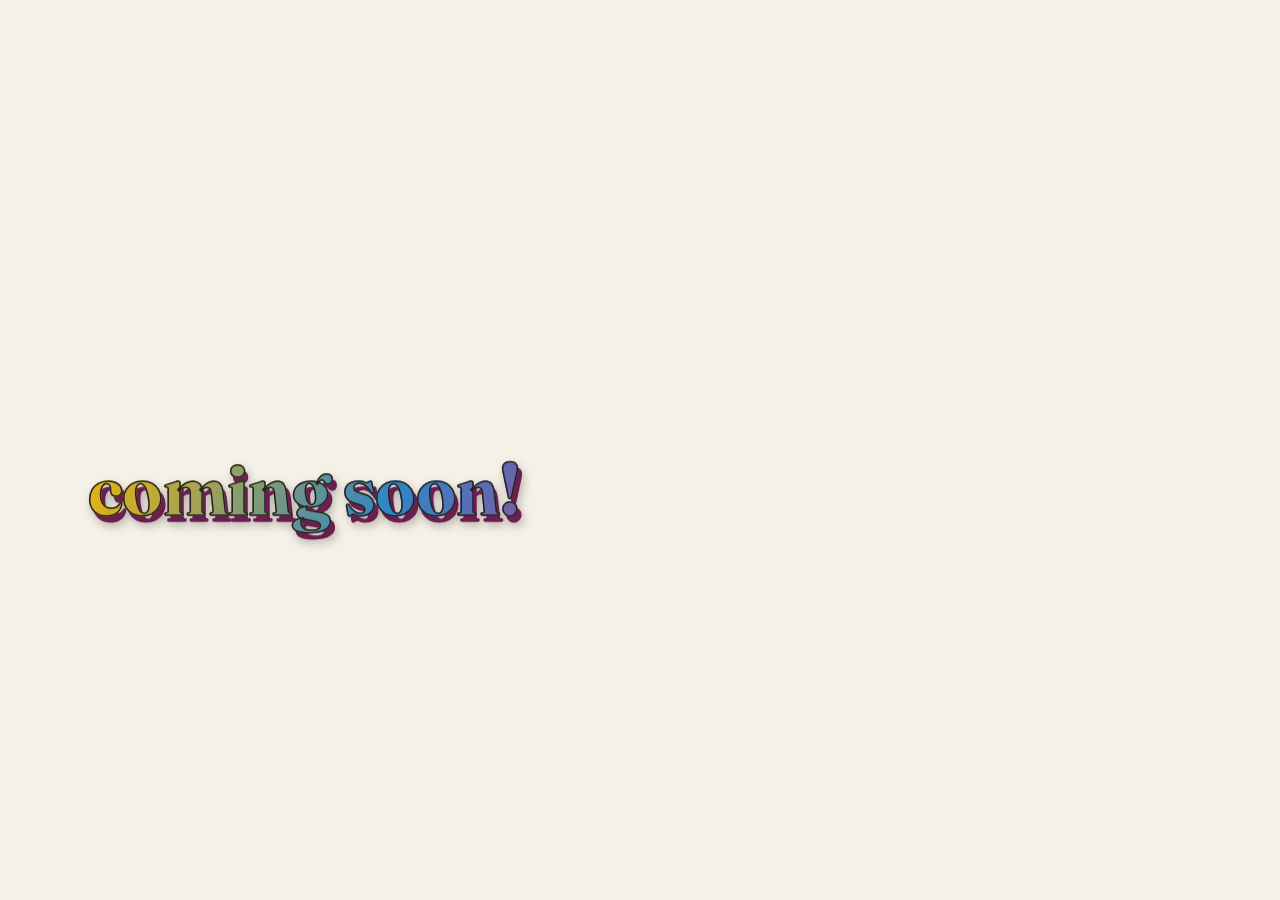
<file: index.html>
<!DOCTYPE html>
<html lang="en">
<head>
<meta charset="UTF-8">
<meta name="viewport" content="width=device-width, initial-scale=1.0">
<meta name="color-scheme" content="light dark">
<link rel="icon" href="data:image/svg+xml,<svg xmlns='http://www.w3.org/2000/svg' viewBox='0 0 100 100'><text y='.9em' font-size='90'>⏰</text></svg>">
<title>Jenni Conner</title>
<style>
  @import url('https://fonts.googleapis.com/css2?family=Fraunces:ital,opsz,wght@0,9..144,300..700&display=swap');

  :root {
    --bg: #f6f1e7;
    --stroke: #26201a;
    --c1: #e0217a; /* fuchsia */
    --c2: #f2b705; /* golden yellow */
    --c3: #2f86c9; /* cerulean */
    --depth: #6b1e4f;
  }

  @media (prefers-color-scheme: dark) {
    :root {
      --bg: #1c1812;
      --stroke: #f1e9da;
      --c1: #f04d97;
      --c2: #ffce3a;
      --c3: #4ea3e0;
      --depth: #8a3468;
    }
  }

  * { box-sizing: border-box; }

  html, body {
    height: 100%;
    margin: 0;
  }

  body {
    background: var(--bg);
    overflow: hidden;
    cursor: default;
  }

  #dvd {
    position: fixed;
    top: 0;
    left: 0;
    margin: 0;
    padding: 0;
    white-space: nowrap;
    font-family: 'Fraunces', serif;
    font-optical-sizing: auto;
    font-weight: 700;
    font-size: clamp(2rem, 7vw, 4.5rem);
    letter-spacing: -0.01em;
    will-change: transform;
    filter: drop-shadow(2px 4px 5px rgba(0, 0, 0, 0.25));
  }

  /* Solid offset back copy — a single clean duplicate behind the text,
     the way classic WordArt built its 3D look. */
  #dvd::before {
    content: attr(data-text);
    position: absolute;
    top: 0.09em;
    left: 0.05em;
    z-index: 0;
    color: var(--depth);
    -webkit-text-stroke: 1.5px var(--depth);
  }

  #dvd .front {
    position: relative;
    z-index: 1;
    background-image: linear-gradient(115deg, var(--grad-a, var(--c1)) 0%, var(--grad-b, var(--c2)) 50%, var(--grad-c, var(--c3)) 100%);
    background-size: 140% 140%;
    -webkit-background-clip: text;
    background-clip: text;
    color: transparent;
    -webkit-text-stroke: 1.5px var(--stroke);
    paint-order: stroke fill;
  }

  @media (prefers-reduced-motion: reduce) {
    #dvd {
      position: relative;
      display: block;
      text-align: center;
      margin-top: 42vh;
    }
  }
</style>
</head>
<body>
  <h1 id="dvd" data-text="coming soon!"><span class="front">coming soon!</span></h1>
  <script>
    const el = document.getElementById('dvd');
    const reduceMotion = window.matchMedia('(prefers-reduced-motion: reduce)').matches;

    // Palette permutations to cycle through on each wall hit, so the
    // gradient reshuffles like the DVD logo changing color.
    const palettes = [
      ['var(--c1)', 'var(--c2)', 'var(--c3)'],
      ['var(--c2)', 'var(--c3)', 'var(--c1)'],
      ['var(--c3)', 'var(--c1)', 'var(--c2)'],
      ['var(--c1)', 'var(--c3)', 'var(--c2)'],
      ['var(--c2)', 'var(--c1)', 'var(--c3)'],
      ['var(--c3)', 'var(--c2)', 'var(--c1)'],
    ];

    function cyclePalette() {
      const p = palettes[Math.floor(Math.random() * palettes.length)];
      el.style.setProperty('--grad-a', p[0]);
      el.style.setProperty('--grad-b', p[1]);
      el.style.setProperty('--grad-c', p[2]);
    }
    cyclePalette();

    if (!reduceMotion) {
      let x = Math.random() * (window.innerWidth * 0.5);
      let y = Math.random() * (window.innerHeight * 0.5);
      const speed = 2.4;
      let angle = Math.random() * Math.PI * 2;
      let vx = Math.cos(angle) * speed;
      let vy = Math.sin(angle) * speed;

      function bounds() {
        const rect = el.getBoundingClientRect();
        return {
          w: rect.width,
          h: rect.height,
          maxX: window.innerWidth - rect.width,
          maxY: window.innerHeight - rect.height,
        };
      }

      let b = bounds();
      window.addEventListener('resize', () => {
        b = bounds();
        x = Math.min(x, Math.max(0, b.maxX));
        y = Math.min(y, Math.max(0, b.maxY));
      });

      // Small random jitter added to the bounce angle, so it drifts unpredictably
      // like a real DVD logo instead of tracing the exact same path forever.
      function jitter(v) {
        return v + (Math.random() - 0.5) * 0.6;
      }

      function tick() {
        x += vx;
        y += vy;

        let hit = false;

        if (x <= 0) {
          x = 0;
          vx = Math.abs(jitter(vx));
          hit = true;
        } else if (x >= b.maxX) {
          x = b.maxX;
          vx = -Math.abs(jitter(vx));
          hit = true;
        }

        if (y <= 0) {
          y = 0;
          vy = Math.abs(jitter(vy));
          hit = true;
        } else if (y >= b.maxY) {
          y = b.maxY;
          vy = -Math.abs(jitter(vy));
          hit = true;
        }

        // Keep speed roughly constant even after jitter.
        const mag = Math.hypot(vx, vy) || speed;
        vx = (vx / mag) * speed;
        vy = (vy / mag) * speed;

        if (hit) cyclePalette();

        el.style.transform = `translate(${x}px, ${y}px)`;
        requestAnimationFrame(tick);
      }

      // Recompute bounds once layout/fonts settle, then start.
      requestAnimationFrame(() => {
        b = bounds();
        tick();
      });
    }
  </script>
</body>
</html>
</file>
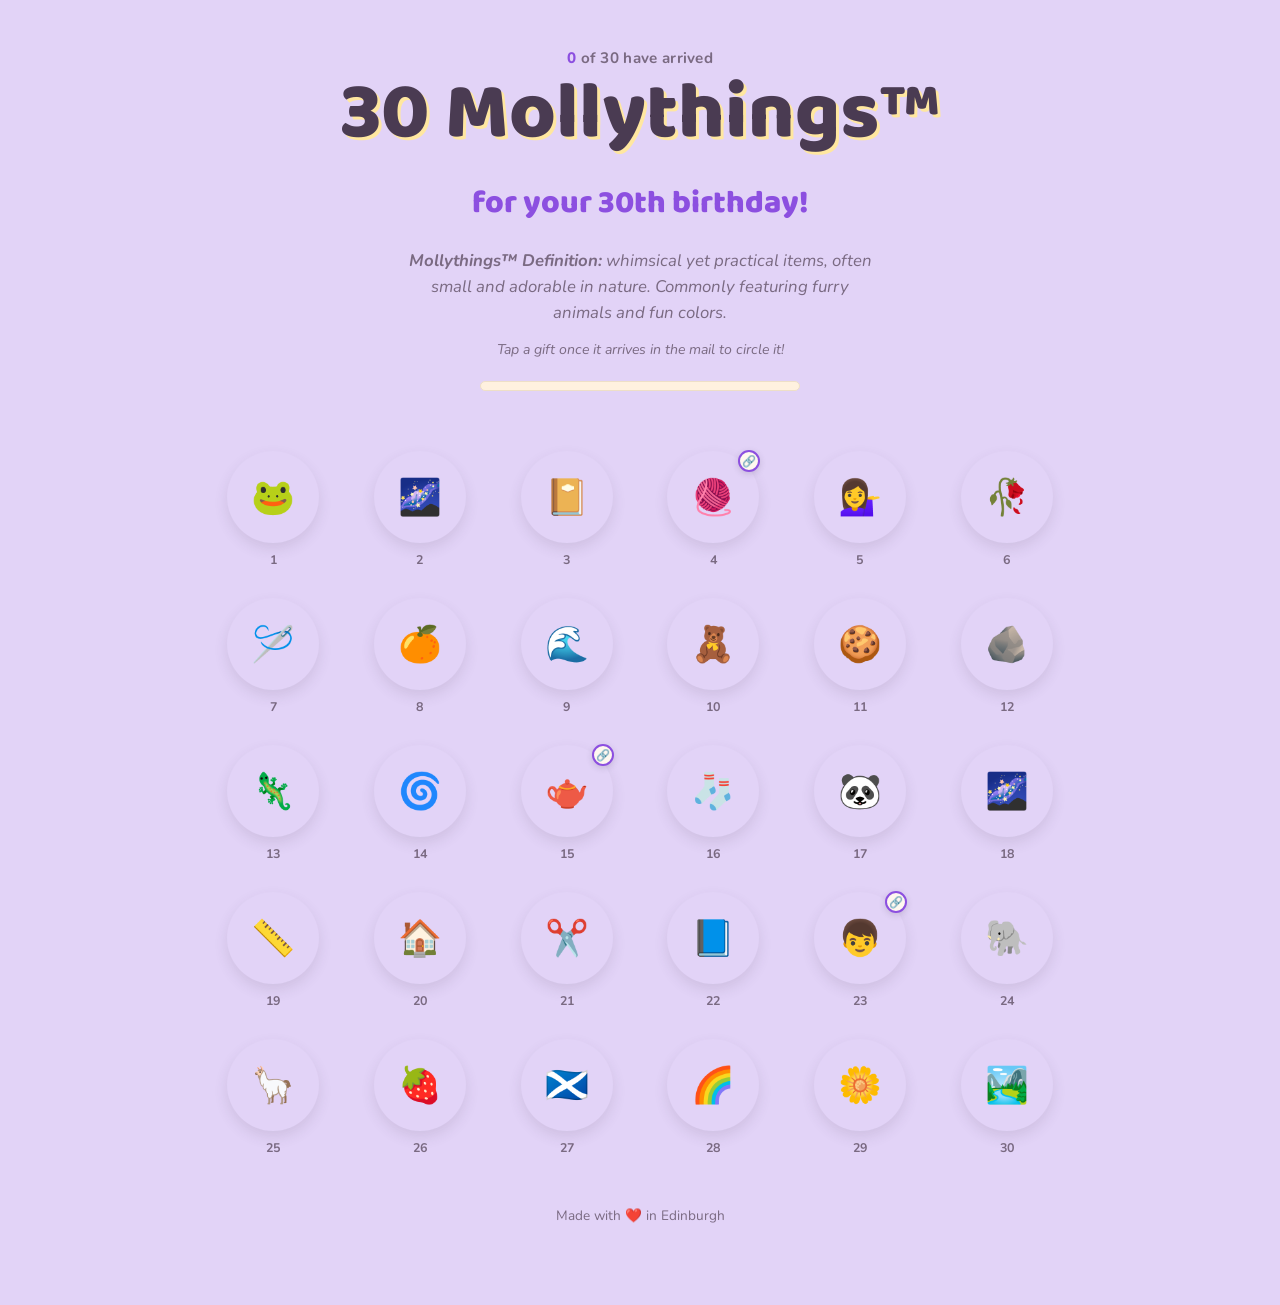
<file: mollythings/index.html>
<!DOCTYPE html>
<html lang="en">
<head>
<meta charset="UTF-8">
<meta name="viewport" content="width=device-width, initial-scale=1.0">
<title>30 Mollythings</title>
<link rel="icon" href="data:image/svg+xml,<svg xmlns=%22http://www.w3.org/2000/svg%22 viewBox=%220 0 100 100%22><text y=%22.9em%22 font-size=%2290%22>❤️</text></svg>">
<link rel="preconnect" href="https://fonts.googleapis.com">
<link href="https://fonts.googleapis.com/css2?family=Baloo+2:wght@500;700;800&family=Nunito:ital,wght@0,400;0,600;0,700;1,400;1,600&display=swap" rel="stylesheet">
<style>
  :root{
    --cream: #FFF8EF;
    --cream-2: #FFF1DF;
    --plum: #4A3B52;
    --plum-soft: #7A6A82;
    --blush: #FFD3DC;
    --mint: #BFEFDA;
    --butter: #FFE7A0;
    --lavender: #E2D3F7;
    --sky: #CFE8FA;
    --coral: #8C4FE0;
  }

  *{ box-sizing: border-box; }

  html, body{
    margin: 0;
    padding: 0;
    background: var(--cream);
    color: var(--plum);
    font-family: 'Nunito', sans-serif;
    overflow-x: hidden;
  }

  body{
    background: var(--lavender);
    min-height: 100vh;
  }

  .wrap{
    max-width: 900px;
    margin: 0 auto;
    padding: 48px 20px 80px;
  }

  header{
    text-align: center;
    margin-bottom: 8px;
  }

  .eyebrow-count{
    font-family: 'Nunito', sans-serif;
    font-weight: 700;
    font-size: 0.95rem;
    color: var(--plum-soft);
    letter-spacing: 0.02em;
    margin-bottom: 6px;
  }

  .eyebrow-count span{
    color: var(--coral);
    font-weight: 800;
  }

  h1{
    font-family: 'Baloo 2', cursive;
    font-weight: 800;
    font-size: clamp(2.6rem, 10vw, 5rem);
    line-height: 0.95;
    margin: 0.1em 0 0.25em;
    color: var(--plum);
    text-shadow: 3px 3px 0 var(--butter);
  }

  .subline{
    font-size: 0.4em;
    color: var(--coral);
    -webkit-text-stroke: 0;
    text-shadow: none;
    display: inline-block;
    margin-top: 0.15em;
  }

  .definition{
    max-width: 480px;
    margin: 0 auto;
    font-style: italic;
    font-size: 1.05rem;
    line-height: 1.55;
    color: var(--plum-soft);
  }

  .progress-track{
    max-width: 320px;
    margin: 22px auto 0;
    height: 10px;
    border-radius: 999px;
    background: var(--cream-2);
    border: 1.5px solid #EEDFC7;
    overflow: hidden;
  }

  .progress-fill{
    height: 100%;
    background: linear-gradient(90deg, var(--cream), var(--coral));
    border-radius: 999px;
    transition: width 0.5s cubic-bezier(.34,1.56,.64,1);
    width: 0%;
  }

  .field{
    margin-top: 60px;
    display: grid;
    grid-template-columns: repeat(auto-fill, minmax(96px, 1fr));
    gap: 22px 16px;
    align-items: start;
  }

  @media (min-width: 640px){
    .field{
      grid-template-columns: repeat(auto-fill, minmax(110px, 1fr));
      gap: 30px 20px;
    }
  }

  .item{
    position: relative;
    display: flex;
    flex-direction: column;
    align-items: center;
    cursor: pointer;
    background: none;
    border: none;
    padding: 0;
    font-family: inherit;
    animation: bob 5s ease-in-out infinite;
  }

  .item:nth-child(odd){ animation-duration: 6s; }
  .item:nth-child(3n){ animation-duration: 4.4s; }
  .item:nth-child(5n){ animation-delay: -1.2s; }
  .item:nth-child(7n){ animation-delay: -2.6s; }

  @keyframes bob{
    0%, 100% { transform: translateY(0) rotate(var(--tilt, 0deg)); }
    50% { transform: translateY(-8px) rotate(var(--tilt, 0deg)); }
  }

  .bubble{
    width: 78px;
    height: 78px;
    border-radius: 50%;
    display: flex;
    align-items: center;
    justify-content: center;
    font-size: 1.9rem;
    position: relative;
    box-shadow: 0 6px 14px rgba(74, 59, 82, 0.12);
    transition: transform 0.2s ease, box-shadow 0.2s ease;
    border: 3px solid transparent;
  }

  @media (min-width: 640px){
    .bubble{ width: 92px; height: 92px; font-size: 2.2rem; }
  }

  .item:hover .bubble{
    transform: scale(1.06);
    box-shadow: 0 8px 18px rgba(74, 59, 82, 0.18);
  }

  .item:focus-visible .bubble{
    outline: 3px solid var(--plum);
    outline-offset: 3px;
  }

  .number{
    margin-top: 8px;
    font-size: 0.78rem;
    font-weight: 700;
    color: var(--plum-soft);
  }

  .item.found .bubble{
    border-color: var(--coral);
    box-shadow: 0 0 0 4px rgba(255, 140, 116, 0.18), 0 6px 14px rgba(74, 59, 82, 0.12);
  }

  .item.found .number{
    color: var(--coral);
  }

  .item::after{
    content: attr(data-tooltip);
    position: absolute;
    bottom: 100%;
    left: 50%;
    transform: translateX(-50%) translateY(-4px);
    background: var(--plum);
    color: var(--cream);
    font-family: 'Nunito', sans-serif;
    font-size: 0.72rem;
    font-weight: 700;
    line-height: 1.3;
    padding: 7px 11px;
    border-radius: 10px;
    width: max-content;
    max-width: 180px;
    white-space: normal;
    text-align: center;
    opacity: 0;
    visibility: hidden;
    pointer-events: none;
    transition: opacity 0.15s ease, transform 0.15s ease;
    z-index: 15;
  }

  .item:hover::after,
  .item:focus-visible::after{
    opacity: 1;
    visibility: visible;
    transform: translateX(-50%) translateY(-9px);
  }

  .found-ring{
    position: absolute;
    inset: -8px;
    border-radius: 50%;
    border: 2.5px dashed var(--coral);
    opacity: 0;
    transform: scale(0.7);
    transition: opacity 0.3s ease, transform 0.35s cubic-bezier(.34,1.56,.64,1);
    pointer-events: none;
  }

  .item.found .found-ring{
    opacity: 1;
    transform: scale(1);
  }

  .link-badge{
    position: absolute;
    top: -4px;
    right: -4px;
    width: 22px;
    height: 22px;
    border-radius: 50%;
    background: var(--cream);
    border: 2px solid var(--coral);
    display: flex;
    align-items: center;
    justify-content: center;
    font-size: 0.7rem;
    text-decoration: none;
    box-shadow: 0 2px 6px rgba(74, 59, 82, 0.18);
    transition: transform 0.15s ease;
  }

  .link-badge:hover{
    transform: scale(1.15);
  }

  .placeholder-note{
    text-align: center;
    margin: 14px auto 0;
    font-size: 0.88rem;
    color: var(--plum-soft);
    font-style: italic;
  }

  footer{
    text-align: center;
    margin-top: 50px;
    font-size: 0.85rem;
    color: var(--plum-soft);
  }

  @media (prefers-reduced-motion: reduce){
    .item{ animation: none; }
  }

  .celebration{
    position: fixed;
    inset: 0;
    display: flex;
    align-items: center;
    justify-content: center;
    background: rgba(74, 59, 82, 0.28);
    opacity: 0;
    pointer-events: none;
    transition: opacity 0.35s ease;
    z-index: 20;
    padding: 20px;
  }

  .celebration.show{
    opacity: 1;
    pointer-events: auto;
  }

  .celebration-card{
    background: var(--cream);
    border-radius: 28px;
    padding: 40px 32px;
    text-align: center;
    max-width: 360px;
    box-shadow: 0 20px 40px rgba(74, 59, 82, 0.25);
    transform: scale(0.85);
    transition: transform 0.35s cubic-bezier(.34,1.56,.64,1);
  }

  .celebration.show .celebration-card{
    transform: scale(1);
  }

  .celebration-card h2{
    font-family: 'Baloo 2', cursive;
    font-size: 1.9rem;
    margin: 0 0 10px;
    color: var(--plum);
  }

  .celebration-card p{
    margin: 0 0 22px;
    color: var(--plum-soft);
    line-height: 1.5;
  }

  .celebration-card button{
    font-family: 'Nunito', sans-serif;
    font-weight: 700;
    font-size: 0.95rem;
    background: var(--coral);
    color: white;
    border: none;
    padding: 12px 26px;
    border-radius: 999px;
    cursor: pointer;
    transition: transform 0.15s ease;
  }

  .celebration-card button:hover{
    transform: scale(1.05);
  }

  .more-confetti{
    display: block;
    margin: 18px auto 0;
    font-family: 'Nunito', sans-serif;
    font-weight: 700;
    font-size: 0.9rem;
    background: var(--coral);
    color: white;
    border: none;
    padding: 10px 22px;
    border-radius: 999px;
    cursor: pointer;
    box-shadow: 0 4px 10px rgba(140, 79, 224, 0.25);
    transition: transform 0.15s ease;
  }

  .more-confetti:hover{
    transform: scale(1.06);
  }

  .more-confetti[hidden]{
    display: none;
  }

  .confetti-layer{
    position: fixed;
    inset: 0;
    pointer-events: none;
    overflow: hidden;
    z-index: 25;
  }

  .confetti-piece{
    position: absolute;
    top: -20px;
    border-radius: 2px;
    opacity: 0;
    animation-name: confetti-fall;
    animation-timing-function: cubic-bezier(.25,.46,.45,.94);
    animation-fill-mode: forwards;
  }

  @keyframes confetti-fall{
    0%{
      transform: translate(0, 0) rotate(0deg);
      opacity: 1;
    }
    85%{
      opacity: 1;
    }
    100%{
      transform: translate(var(--drift), 105vh) rotate(var(--spin));
      opacity: 0;
    }
  }

  @media (prefers-reduced-motion: reduce){
    .confetti-piece{ animation: none; display: none; }
  }
</style>
</head>
<body>

<div class="wrap">
  <header>
    <div class="eyebrow-count" id="countLabel"><span id="foundCount">0</span> of 30 have arrived</div>
    <h1>30 Mollythings&trade;<br><span class="subline">for your 30th birthday!</span></h1>
    <p class="definition"><strong>Mollythings&trade; Definition:</strong> whimsical yet practical items, often small and adorable in nature. Commonly featuring furry animals and fun colors.</p>
    <p class="placeholder-note">Tap a gift once it arrives in the mail to circle it!</p>
    <div class="progress-track"><div class="progress-fill" id="progressFill"></div></div>
  </header>

  <div class="field" id="field"></div>

  <footer>Made with ❤️ in Edinburgh</footer>
  <button id="moreConfettiBtn" class="more-confetti" hidden>More confetti!</button>
</div>

<div class="confetti-layer" id="confettiLayer"></div>

<div class="celebration" id="celebration">
  <div class="celebration-card">
    <h2>All 30, found! 🎉</h2>
    <p>Happy 30th birthday! Every last Mollything&trade; has made it to you.</p>
    <button id="celebrationClose">Yay!</button>
  </div>
</div>

<script>
  const SUPABASE_URL = 'https://nmtfzevldznhxkgvkbfa.supabase.co';
  const SUPABASE_KEY = 'sb_publishable_rXfkV1CpKc3x_TUaJHVvfg_1Db3lYLv';
  const TOTAL = 30;
  const items = [
    { name: "The Little Frog's Guide to Life by Maybell Eequay", emoji: '🐸', url: null },
    { name: 'Space Opera by Catherynne M. Valente', emoji: '🌌', url: null },
    { name: 'Antique Encyclopedia of Needlework by TH. De Dillmont', emoji: '📔', url: null },
    { name: 'Kingcole Cottagespun Chunky Acrylic Yarn', emoji: '🧶', url: 'https://www.bromefields.com/free-easy-shawl-knitting-pattern/#Pattern-Instructions' },
    { name: 'Kknekki Hair Bands', emoji: '💁‍♀️', url: null },
    { name: 'Studio Wald Pocket Flower Press', emoji: '🥀', url: null },
    { name: 'Matchy Matchy Sewing Club Garment Labels', emoji: '🪡', url: null },
    { name: 'Kidoki Juicy Orange Fruit Squishy', emoji: '🍊', url: null },
    { name: 'LuxeClawShop Blue Marble Clip', emoji: '🌊', url: null },
    { name: 'Black Forest Organic Gummy Forest Friends', emoji: '🧸', url: null },
    { name: 'GF Oreos and Chips Ahoy!', emoji: '🍪', url: null },
    { name: 'Sugar Plum Clay Studio Little Rock Desk Buddy', emoji: '🪨', url: null },
    { name: 'Sugar Plum Clay Studio Party Axolotl Desk Buddy', emoji: '🦎', url: null },
    { name: 'Antica Legatoria Ofer Marbled Journal', emoji: '🌀', url: null },
    { name: 'Rosevear Tea Evening Chai Tin (tea coming soon!)', emoji: '🫖', url: 'https://roseveartea.co.uk/product/evening-chai-roseveartea/' },
    { name: 'Powder Design Puffin Socks', emoji: '🧦', url: null },
    { name: 'Noodoll Ricemonster', emoji: '🐼', url: null },
    { name: 'Space Oddity by Catherynne M. Valente', emoji: '🌌', url: null },
    { name: 'Petra Boase Pink Retro Tape Measure Bookmark', emoji: '📏', url: null },
    { name: 'ARK Colour Design Dolls House Leather Bookmark', emoji: '🏠', url: null },
    { name: 'Brie Harrison Haberdashery Card', emoji: '✂️', url: null },
    { name: 'The Art File Storybook Card', emoji: '📘', url: null },
    { name: 'Abstract No. 1 by Henry Conner', emoji: '👦', url: 'henry-thumbs-up.JPG' },
    { name: 'Elephant Claw Clip', emoji: '🐘', url: null },
    { name: 'Legami Milano Llama Pen', emoji: '🦙', url: null },
    { name: 'By Ha Strawberry Print', emoji: '🍓', url: null },
    { name: 'Eve Tong Neon Edinburgh Print', emoji: '🏴󠁧󠁢󠁳󠁣󠁴󠁿', url: null },
    { name: 'Legami Milano Rainbow Cloud Magnetic Clip', emoji: '🌈', url: null },
    { name: 'By Ha Dandelion Frog Sticker', emoji: '🌼', url: null },
    { name: 'Wild Pencil Tiny Landscapes Stickers', emoji: '🏞️', url: null }
  ];

  const field = document.getElementById('field');
  const foundCountEl = document.getElementById('foundCount');
  const progressFill = document.getElementById('progressFill');
  const celebration = document.getElementById('celebration');
  const celebrationClose = document.getElementById('celebrationClose');
  const confettiLayer = document.getElementById('confettiLayer');
  const moreConfettiBtn = document.getElementById('moreConfettiBtn');

  let state = {};
  let hasCelebrated = false;

  celebrationClose.addEventListener('click', () => {
    celebration.classList.remove('show');
  });

  moreConfettiBtn.addEventListener('click', () => {
    launchConfetti();
  });

  const itemEls = {};

  function render(){
    field.innerHTML = '';
    for(let i = 1; i <= TOTAL; i++){
      const data = items[i - 1];

      const btn = document.createElement('div');
      btn.className = 'item' + (state[i] ? ' found' : '');
      btn.setAttribute('role', 'button');
      btn.setAttribute('tabindex', '0');
      btn.setAttribute('aria-pressed', state[i] ? 'true' : 'false');
      btn.setAttribute('title', data.name);
      btn.setAttribute('data-tooltip', data.name);
      btn.setAttribute('aria-label', data.name + (state[i] ? ', arrived' : ', not yet arrived'));
      btn.style.setProperty('--tilt', ((i % 5) - 2) * 2.2 + 'deg');
      btn.dataset.id = i;

      const bg = 'var(--lavender)';

      const linkBadge = data.url
        ? `<a class="link-badge" href="${data.url}" target="_blank" rel="noopener" title="Visit product page" aria-label="Open product page for ${data.name}">🔗</a>`
        : '';

      btn.innerHTML = `
        <span class="bubble" style="background:${bg}">
          <span class="found-ring"></span>
          ${data.emoji}
          ${linkBadge}
        </span>
        <span class="number">${i}</span>
      `;

      const badgeEl = btn.querySelector('.link-badge');
      if(badgeEl){
        badgeEl.addEventListener('click', (e) => e.stopPropagation());
      }

      btn.addEventListener('click', () => toggle(i));
      btn.addEventListener('keydown', (e) => {
        if(e.key === 'Enter' || e.key === ' '){
          e.preventDefault();
          toggle(i);
        }
      });
      itemEls[i] = btn;
      field.appendChild(btn);
    }
    updateProgress();
  }

  function updateItemVisual(id){
    const btn = itemEls[id];
    if(!btn) return;
    const found = !!state[id];
    const data = items[id - 1];
    btn.classList.toggle('found', found);
    btn.setAttribute('aria-pressed', found ? 'true' : 'false');
    btn.setAttribute('aria-label', data.name + (found ? ', arrived' : ', not yet arrived'));
  }

  function updateProgress(){
    const count = Object.values(state).filter(Boolean).length;
    foundCountEl.textContent = count;
    progressFill.style.width = (count / TOTAL * 100) + '%';
  }

  async function toggle(id){
    const newValue = !state[id];
    state[id] = newValue;
    updateItemVisual(id);
    updateProgress();

    const count = Object.values(state).filter(Boolean).length;
    if(count === TOTAL && !hasCelebrated){
      hasCelebrated = true;
      celebrate();
    }

    try{
      const res = await fetch(`${SUPABASE_URL}/rest/v1/mollythings?id=eq.${id}`, {
        method: 'PATCH',
        headers: {
          'apikey': SUPABASE_KEY,
          'Authorization': `Bearer ${SUPABASE_KEY}`,
          'Content-Type': 'application/json',
          'Prefer': 'return=minimal'
        },
        body: JSON.stringify({ found: newValue })
      });
      if(!res.ok) throw new Error('Save failed: ' + res.status);
    }catch(e){
      console.error('Could not save state', e);
    }
  }

  function celebrate(){
    celebration.classList.add('show');
    launchConfetti();
    moreConfettiBtn.hidden = false;
  }

  function launchConfetti(){
    const colors = ['#FF8C74', '#FFE7A0', '#BFEFDA', '#E2D3F7', '#CFE8FA', '#4A3B52'];
    const pieceCount = 140;

    for(let i = 0; i < pieceCount; i++){
      const piece = document.createElement('div');
      piece.className = 'confetti-piece';

      const size = 6 + Math.random() * 8;
      const isCircle = Math.random() > 0.5;
      const left = Math.random() * 100;
      const drift = (Math.random() * 200 - 100) + 'px';
      const spin = (Math.random() * 720 - 360) + 'deg';
      const duration = 2.6 + Math.random() * 1.6;
      const delay = Math.random() * 0.9;
      const color = colors[Math.floor(Math.random() * colors.length)];

      piece.style.left = left + '%';
      piece.style.width = size + 'px';
      piece.style.height = (isCircle ? size : size * 0.6) + 'px';
      piece.style.background = color;
      piece.style.borderRadius = isCircle ? '50%' : '2px';
      piece.style.setProperty('--drift', drift);
      piece.style.setProperty('--spin', spin);
      piece.style.animationDuration = duration + 's';
      piece.style.animationDelay = delay + 's';

      piece.addEventListener('animationend', () => piece.remove());
      confettiLayer.appendChild(piece);
    }
  }

  async function load(){
    try{
      const res = await fetch(`${SUPABASE_URL}/rest/v1/mollythings?select=id,found&order=id`, {
        headers: {
          'apikey': SUPABASE_KEY,
          'Authorization': `Bearer ${SUPABASE_KEY}`
        }
      });
      if(res.ok){
        const rows = await res.json();
        rows.forEach(row => { state[row.id] = row.found; });
        if(rows.length && rows.every(row => row.found)){
          hasCelebrated = true;
          moreConfettiBtn.hidden = false;
        }
      }
    }catch(e){
      // no saved state reachable yet, start fresh
    }
    render();
  }

  load();
</script>

</body>
</html>
</file>
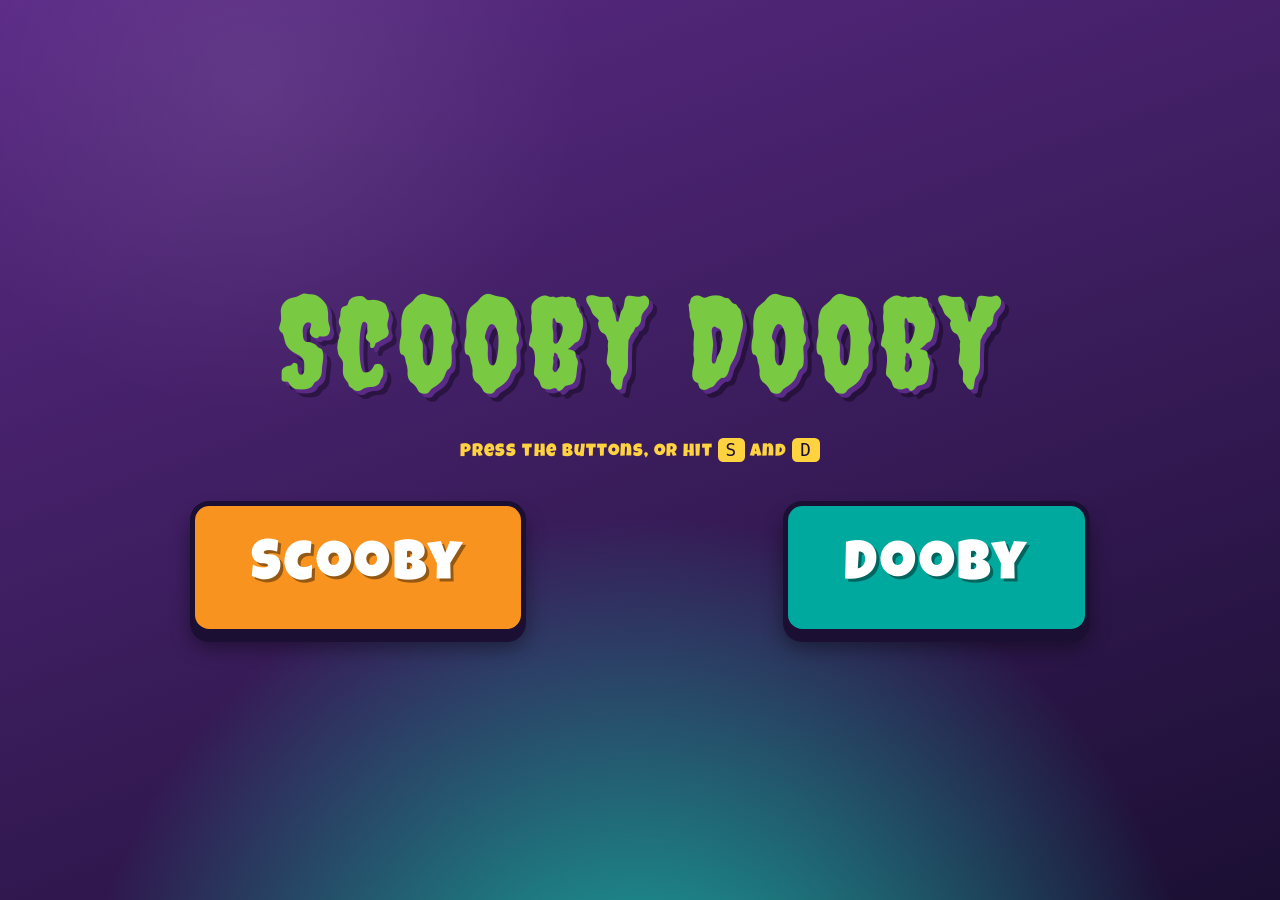
<file: scooby-dooby/index.html>
<!DOCTYPE html>
<html lang="en">
<head>
  <meta charset="UTF-8">
  <meta name="viewport" content="width=device-width, initial-scale=1">
  <title>Scooby Dooby</title>
  <link rel="preconnect" href="https://fonts.googleapis.com">
  <link rel="preconnect" href="https://fonts.gstatic.com" crossorigin>
  <link href="https://fonts.googleapis.com/css2?family=Creepster&family=Luckiest+Guy&display=swap" rel="stylesheet">
  <link rel="stylesheet" href="style.css">
</head>
<body>
  <div id="burst" aria-hidden="true"></div>

  <main>
    <h1>Scooby&nbsp;Dooby</h1>
    <p class="hint">Press the buttons, or hit <kbd>S</kbd> and <kbd>D</kbd></p>

    <div class="buttons">
      <button id="btn-scooby" class="btn scooby" type="button">Scooby
      <button id="btn-dooby" class="btn dooby" type="button">Dooby
    </div>
  </main>

  <script src="script.js"></script>
</body>
</html>
</file>
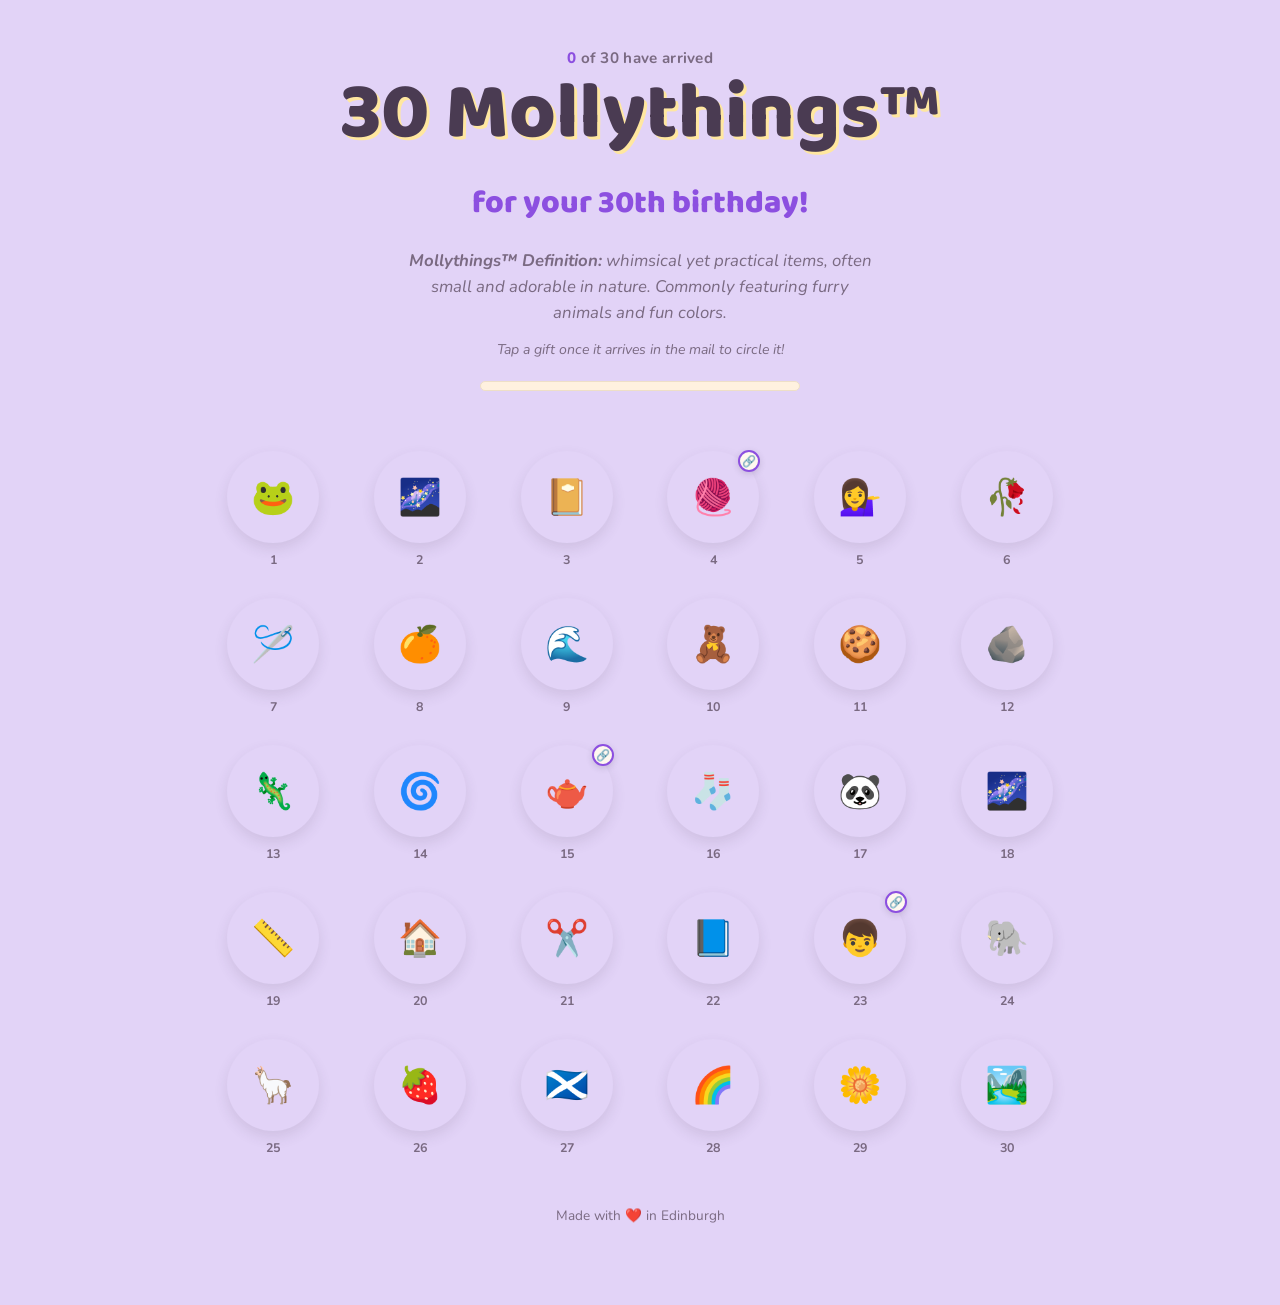
<file: mollythings/index-1.html>
<!DOCTYPE html>
<html lang="en">
<head>
<meta charset="UTF-8">
<meta name="viewport" content="width=device-width, initial-scale=1.0">
<title>30 Mollythings</title>
<link rel="preconnect" href="https://fonts.googleapis.com">
<link href="https://fonts.googleapis.com/css2?family=Baloo+2:wght@500;700;800&family=Nunito:ital,wght@0,400;0,600;0,700;1,400;1,600&display=swap" rel="stylesheet">
<style>
  :root{
    --cream: #FFF8EF;
    --cream-2: #FFF1DF;
    --plum: #4A3B52;
    --plum-soft: #7A6A82;
    --blush: #FFD3DC;
    --mint: #BFEFDA;
    --butter: #FFE7A0;
    --lavender: #E2D3F7;
    --sky: #CFE8FA;
    --coral: #8C4FE0;
  }

  *{ box-sizing: border-box; }

  html, body{
    margin: 0;
    padding: 0;
    background: var(--cream);
    color: var(--plum);
    font-family: 'Nunito', sans-serif;
    overflow-x: hidden;
  }

  body{
    background: var(--lavender);
    min-height: 100vh;
  }

  .wrap{
    max-width: 900px;
    margin: 0 auto;
    padding: 48px 20px 80px;
  }

  header{
    text-align: center;
    margin-bottom: 8px;
  }

  .eyebrow-count{
    font-family: 'Nunito', sans-serif;
    font-weight: 700;
    font-size: 0.95rem;
    color: var(--plum-soft);
    letter-spacing: 0.02em;
    margin-bottom: 6px;
  }

  .eyebrow-count span{
    color: var(--coral);
    font-weight: 800;
  }

  h1{
    font-family: 'Baloo 2', cursive;
    font-weight: 800;
    font-size: clamp(2.6rem, 10vw, 5rem);
    line-height: 0.95;
    margin: 0.1em 0 0.25em;
    color: var(--plum);
    text-shadow: 3px 3px 0 var(--butter);
  }

  .subline{
    font-size: 0.4em;
    color: var(--coral);
    -webkit-text-stroke: 0;
    text-shadow: none;
    display: inline-block;
    margin-top: 0.15em;
  }

  .definition{
    max-width: 480px;
    margin: 0 auto;
    font-style: italic;
    font-size: 1.05rem;
    line-height: 1.55;
    color: var(--plum-soft);
  }

  .progress-track{
    max-width: 320px;
    margin: 22px auto 0;
    height: 10px;
    border-radius: 999px;
    background: var(--cream-2);
    border: 1.5px solid #EEDFC7;
    overflow: hidden;
  }

  .progress-fill{
    height: 100%;
    background: linear-gradient(90deg, var(--cream), var(--coral));
    border-radius: 999px;
    transition: width 0.5s cubic-bezier(.34,1.56,.64,1);
    width: 0%;
  }

  .field{
    margin-top: 60px;
    display: grid;
    grid-template-columns: repeat(auto-fill, minmax(96px, 1fr));
    gap: 22px 16px;
    align-items: start;
  }

  @media (min-width: 640px){
    .field{
      grid-template-columns: repeat(auto-fill, minmax(110px, 1fr));
      gap: 30px 20px;
    }
  }

  .item{
    position: relative;
    display: flex;
    flex-direction: column;
    align-items: center;
    cursor: pointer;
    background: none;
    border: none;
    padding: 0;
    font-family: inherit;
    animation: bob 5s ease-in-out infinite;
  }

  .item:nth-child(odd){ animation-duration: 6s; }
  .item:nth-child(3n){ animation-duration: 4.4s; }
  .item:nth-child(5n){ animation-delay: -1.2s; }
  .item:nth-child(7n){ animation-delay: -2.6s; }

  @keyframes bob{
    0%, 100% { transform: translateY(0) rotate(var(--tilt, 0deg)); }
    50% { transform: translateY(-8px) rotate(var(--tilt, 0deg)); }
  }

  .bubble{
    width: 78px;
    height: 78px;
    border-radius: 50%;
    display: flex;
    align-items: center;
    justify-content: center;
    font-size: 1.9rem;
    position: relative;
    box-shadow: 0 6px 14px rgba(74, 59, 82, 0.12);
    transition: transform 0.2s ease, box-shadow 0.2s ease;
    border: 3px solid transparent;
  }

  @media (min-width: 640px){
    .bubble{ width: 92px; height: 92px; font-size: 2.2rem; }
  }

  .item:hover .bubble{
    transform: scale(1.06);
    box-shadow: 0 8px 18px rgba(74, 59, 82, 0.18);
  }

  .item:focus-visible .bubble{
    outline: 3px solid var(--plum);
    outline-offset: 3px;
  }

  .number{
    margin-top: 8px;
    font-size: 0.78rem;
    font-weight: 700;
    color: var(--plum-soft);
  }

  .item.found .bubble{
    border-color: var(--coral);
    box-shadow: 0 0 0 4px rgba(255, 140, 116, 0.18), 0 6px 14px rgba(74, 59, 82, 0.12);
  }

  .item.found .number{
    color: var(--coral);
  }

  .item::after{
    content: attr(data-tooltip);
    position: absolute;
    bottom: 100%;
    left: 50%;
    transform: translateX(-50%) translateY(-4px);
    background: var(--plum);
    color: var(--cream);
    font-family: 'Nunito', sans-serif;
    font-size: 0.72rem;
    font-weight: 700;
    line-height: 1.3;
    padding: 7px 11px;
    border-radius: 10px;
    width: max-content;
    max-width: 180px;
    white-space: normal;
    text-align: center;
    opacity: 0;
    visibility: hidden;
    pointer-events: none;
    transition: opacity 0.15s ease, transform 0.15s ease;
    z-index: 15;
  }

  .item:hover::after,
  .item:focus-visible::after{
    opacity: 1;
    visibility: visible;
    transform: translateX(-50%) translateY(-9px);
  }

  .found-ring{
    position: absolute;
    inset: -8px;
    border-radius: 50%;
    border: 2.5px dashed var(--coral);
    opacity: 0;
    transform: scale(0.7);
    transition: opacity 0.3s ease, transform 0.35s cubic-bezier(.34,1.56,.64,1);
    pointer-events: none;
  }

  .item.found .found-ring{
    opacity: 1;
    transform: scale(1);
  }

  .link-badge{
    position: absolute;
    top: -4px;
    right: -4px;
    width: 22px;
    height: 22px;
    border-radius: 50%;
    background: var(--cream);
    border: 2px solid var(--coral);
    display: flex;
    align-items: center;
    justify-content: center;
    font-size: 0.7rem;
    text-decoration: none;
    box-shadow: 0 2px 6px rgba(74, 59, 82, 0.18);
    transition: transform 0.15s ease;
  }

  .link-badge:hover{
    transform: scale(1.15);
  }

  .placeholder-note{
    text-align: center;
    margin: 14px auto 0;
    font-size: 0.88rem;
    color: var(--plum-soft);
    font-style: italic;
  }

  footer{
    text-align: center;
    margin-top: 50px;
    font-size: 0.85rem;
    color: var(--plum-soft);
  }

  @media (prefers-reduced-motion: reduce){
    .item{ animation: none; }
  }

  .celebration{
    position: fixed;
    inset: 0;
    display: flex;
    align-items: center;
    justify-content: center;
    background: rgba(74, 59, 82, 0.28);
    opacity: 0;
    pointer-events: none;
    transition: opacity 0.35s ease;
    z-index: 20;
    padding: 20px;
  }

  .celebration.show{
    opacity: 1;
    pointer-events: auto;
  }

  .celebration-card{
    background: var(--cream);
    border-radius: 28px;
    padding: 40px 32px;
    text-align: center;
    max-width: 360px;
    box-shadow: 0 20px 40px rgba(74, 59, 82, 0.25);
    transform: scale(0.85);
    transition: transform 0.35s cubic-bezier(.34,1.56,.64,1);
  }

  .celebration.show .celebration-card{
    transform: scale(1);
  }

  .celebration-card h2{
    font-family: 'Baloo 2', cursive;
    font-size: 1.9rem;
    margin: 0 0 10px;
    color: var(--plum);
  }

  .celebration-card p{
    margin: 0 0 22px;
    color: var(--plum-soft);
    line-height: 1.5;
  }

  .celebration-card button{
    font-family: 'Nunito', sans-serif;
    font-weight: 700;
    font-size: 0.95rem;
    background: var(--coral);
    color: white;
    border: none;
    padding: 12px 26px;
    border-radius: 999px;
    cursor: pointer;
    transition: transform 0.15s ease;
  }

  .celebration-card button:hover{
    transform: scale(1.05);
  }

  .more-confetti{
    display: block;
    margin: 18px auto 0;
    font-family: 'Nunito', sans-serif;
    font-weight: 700;
    font-size: 0.9rem;
    background: var(--coral);
    color: white;
    border: none;
    padding: 10px 22px;
    border-radius: 999px;
    cursor: pointer;
    box-shadow: 0 4px 10px rgba(140, 79, 224, 0.25);
    transition: transform 0.15s ease;
  }

  .more-confetti:hover{
    transform: scale(1.06);
  }

  .more-confetti[hidden]{
    display: none;
  }

  .confetti-layer{
    position: fixed;
    inset: 0;
    pointer-events: none;
    overflow: hidden;
    z-index: 25;
  }

  .confetti-piece{
    position: absolute;
    top: -20px;
    border-radius: 2px;
    opacity: 0;
    animation-name: confetti-fall;
    animation-timing-function: cubic-bezier(.25,.46,.45,.94);
    animation-fill-mode: forwards;
  }

  @keyframes confetti-fall{
    0%{
      transform: translate(0, 0) rotate(0deg);
      opacity: 1;
    }
    85%{
      opacity: 1;
    }
    100%{
      transform: translate(var(--drift), 105vh) rotate(var(--spin));
      opacity: 0;
    }
  }

  @media (prefers-reduced-motion: reduce){
    .confetti-piece{ animation: none; display: none; }
  }
</style>
</head>
<body>

<div class="wrap">
  <header>
    <div class="eyebrow-count" id="countLabel"><span id="foundCount">0</span> of 30 have arrived</div>
    <h1>30 Mollythings&trade;<br><span class="subline">for your 30th birthday!</span></h1>
    <p class="definition"><strong>Mollythings&trade; Definition:</strong> whimsical yet practical items, often small and adorable in nature. Commonly featuring furry animals and fun colors.</p>
    <p class="placeholder-note">Tap a gift once it arrives in the mail to circle it!</p>
    <div class="progress-track"><div class="progress-fill" id="progressFill"></div></div>
  </header>

  <div class="field" id="field"></div>

  <footer>Made with ❤️ in Edinburgh</footer>
  <button id="moreConfettiBtn" class="more-confetti" hidden>More confetti!</button>
</div>

<div class="confetti-layer" id="confettiLayer"></div>

<div class="celebration" id="celebration">
  <div class="celebration-card">
    <h2>All 30, found! 🎉</h2>
    <p>Happy 30th birthday! Every last Mollything&trade; has made it to you.</p>
    <button id="celebrationClose">Yay!</button>
  </div>
</div>

<script>
  const SUPABASE_URL = 'https://nmtfzevldznhxkgvkbfa.supabase.co';
  const SUPABASE_KEY = 'sb_publishable_rXfkV1CpKc3x_TUaJHVvfg_1Db3lYLv';
  const TOTAL = 30;
  const items = [
    { name: "The Little Frog's Guide to Life by Maybell Eequay", emoji: '🐸', url: null },
    { name: 'Space Opera by Catherynne M. Valente', emoji: '🌌', url: null },
    { name: 'Antique Encyclopedia of Needlework by TH. De Dillmont', emoji: '📔', url: null },
    { name: 'Kingcole Cottagespun Chunky Acrylic Yarn', emoji: '🧶', url: 'https://www.bromefields.com/free-easy-shawl-knitting-pattern/#Pattern-Instructions' },
    { name: 'Kknekki Hair Bands', emoji: '💁‍♀️', url: null },
    { name: 'Studio Wald Pocket Flower Press', emoji: '🥀', url: null },
    { name: 'Matchy Matchy Sewing Club Garment Labels', emoji: '🪡', url: null },
    { name: 'Kidoki Juicy Orange Fruit Squishy', emoji: '🍊', url: null },
    { name: 'LuxeClawShop Blue Marble Clip', emoji: '🌊', url: null },
    { name: 'Black Forest Organic Gummy Forest Friends', emoji: '🧸', url: null },
    { name: 'GF Oreos and Chips Ahoy!', emoji: '🍪', url: null },
    { name: 'Sugar Plum Clay Studio Little Rock Desk Buddy', emoji: '🪨', url: null },
    { name: 'Sugar Plum Clay Studio Party Axolotl Desk Buddy', emoji: '🦎', url: null },
    { name: 'Antica Legatoria Ofer Marbled Journal', emoji: '🌀', url: null },
    { name: 'Rosevear Tea Evening Chai Tin (tea coming soon!)', emoji: '🫖', url: 'https://roseveartea.co.uk/product/evening-chai-roseveartea/' },
    { name: 'Powder Design Puffin Socks', emoji: '🧦', url: null },
    { name: 'Noodoll Ricemonster', emoji: '🐼', url: null },
    { name: 'Space Oddity by Catherynne M. Valente', emoji: '🌌', url: null },
    { name: 'Petra Boase Pink Retro Tape Measure Bookmark', emoji: '📏', url: null },
    { name: 'ARK Colour Design Dolls House Leather Bookmark', emoji: '🏠', url: null },
    { name: 'Brie Harrison Haberdashery Card', emoji: '✂️', url: null },
    { name: 'The Art File Storybook Card', emoji: '📘', url: null },
    { name: 'Abstract No. 1 by Henry Conner', emoji: '👦', url: 'henry-thumbs-up.JPG' },
    { name: 'Elephant Claw Clip', emoji: '🐘', url: null },
    { name: 'Legami Milano Llama Pen', emoji: '🦙', url: null },
    { name: 'By Ha Strawberry Print', emoji: '🍓', url: null },
    { name: 'Eve Tong Neon Edinburgh Print', emoji: '🏴󠁧󠁢󠁳󠁣󠁴󠁿', url: null },
    { name: 'Legami Milano Rainbow Cloud Magnetic Clip', emoji: '🌈', url: null },
    { name: 'By Ha Dandelion Frog Sticker', emoji: '🌼', url: null },
    { name: 'Wild Pencil Tiny Landscapes Stickers', emoji: '🏞️', url: null }
  ];

  const field = document.getElementById('field');
  const foundCountEl = document.getElementById('foundCount');
  const progressFill = document.getElementById('progressFill');
  const celebration = document.getElementById('celebration');
  const celebrationClose = document.getElementById('celebrationClose');
  const confettiLayer = document.getElementById('confettiLayer');
  const moreConfettiBtn = document.getElementById('moreConfettiBtn');

  let state = {};
  let hasCelebrated = false;

  celebrationClose.addEventListener('click', () => {
    celebration.classList.remove('show');
  });

  moreConfettiBtn.addEventListener('click', () => {
    launchConfetti();
  });

  const itemEls = {};

  function render(){
    field.innerHTML = '';
    for(let i = 1; i <= TOTAL; i++){
      const data = items[i - 1];

      const btn = document.createElement('div');
      btn.className = 'item' + (state[i] ? ' found' : '');
      btn.setAttribute('role', 'button');
      btn.setAttribute('tabindex', '0');
      btn.setAttribute('aria-pressed', state[i] ? 'true' : 'false');
      btn.setAttribute('title', data.name);
      btn.setAttribute('data-tooltip', data.name);
      btn.setAttribute('aria-label', data.name + (state[i] ? ', arrived' : ', not yet arrived'));
      btn.style.setProperty('--tilt', ((i % 5) - 2) * 2.2 + 'deg');
      btn.dataset.id = i;

      const bg = 'var(--lavender)';

      const linkBadge = data.url
        ? `<a class="link-badge" href="${data.url}" target="_blank" rel="noopener" title="Visit product page" aria-label="Open product page for ${data.name}">🔗</a>`
        : '';

      btn.innerHTML = `
        <span class="bubble" style="background:${bg}">
          <span class="found-ring"></span>
          ${data.emoji}
          ${linkBadge}
        </span>
        <span class="number">${i}</span>
      `;

      const badgeEl = btn.querySelector('.link-badge');
      if(badgeEl){
        badgeEl.addEventListener('click', (e) => e.stopPropagation());
      }

      btn.addEventListener('click', () => toggle(i));
      btn.addEventListener('keydown', (e) => {
        if(e.key === 'Enter' || e.key === ' '){
          e.preventDefault();
          toggle(i);
        }
      });
      itemEls[i] = btn;
      field.appendChild(btn);
    }
    updateProgress();
  }

  function updateItemVisual(id){
    const btn = itemEls[id];
    if(!btn) return;
    const found = !!state[id];
    const data = items[id - 1];
    btn.classList.toggle('found', found);
    btn.setAttribute('aria-pressed', found ? 'true' : 'false');
    btn.setAttribute('aria-label', data.name + (found ? ', arrived' : ', not yet arrived'));
  }

  function updateProgress(){
    const count = Object.values(state).filter(Boolean).length;
    foundCountEl.textContent = count;
    progressFill.style.width = (count / TOTAL * 100) + '%';
  }

  async function toggle(id){
    const newValue = !state[id];
    state[id] = newValue;
    updateItemVisual(id);
    updateProgress();

    const count = Object.values(state).filter(Boolean).length;
    if(count === TOTAL && !hasCelebrated){
      hasCelebrated = true;
      celebrate();
    }

    try{
      const res = await fetch(`${SUPABASE_URL}/rest/v1/mollythings?id=eq.${id}`, {
        method: 'PATCH',
        headers: {
          'apikey': SUPABASE_KEY,
          'Authorization': `Bearer ${SUPABASE_KEY}`,
          'Content-Type': 'application/json',
          'Prefer': 'return=minimal'
        },
        body: JSON.stringify({ found: newValue })
      });
      if(!res.ok) throw new Error('Save failed: ' + res.status);
    }catch(e){
      console.error('Could not save state', e);
    }
  }

  function celebrate(){
    celebration.classList.add('show');
    launchConfetti();
    moreConfettiBtn.hidden = false;
  }

  function launchConfetti(){
    const colors = ['#FF8C74', '#FFE7A0', '#BFEFDA', '#E2D3F7', '#CFE8FA', '#4A3B52'];
    const pieceCount = 140;

    for(let i = 0; i < pieceCount; i++){
      const piece = document.createElement('div');
      piece.className = 'confetti-piece';

      const size = 6 + Math.random() * 8;
      const isCircle = Math.random() > 0.5;
      const left = Math.random() * 100;
      const drift = (Math.random() * 200 - 100) + 'px';
      const spin = (Math.random() * 720 - 360) + 'deg';
      const duration = 2.6 + Math.random() * 1.6;
      const delay = Math.random() * 0.9;
      const color = colors[Math.floor(Math.random() * colors.length)];

      piece.style.left = left + '%';
      piece.style.width = size + 'px';
      piece.style.height = (isCircle ? size : size * 0.6) + 'px';
      piece.style.background = color;
      piece.style.borderRadius = isCircle ? '50%' : '2px';
      piece.style.setProperty('--drift', drift);
      piece.style.setProperty('--spin', spin);
      piece.style.animationDuration = duration + 's';
      piece.style.animationDelay = delay + 's';

      piece.addEventListener('animationend', () => piece.remove());
      confettiLayer.appendChild(piece);
    }
  }

  async function load(){
    try{
      const res = await fetch(`${SUPABASE_URL}/rest/v1/mollythings?select=id,found&order=id`, {
        headers: {
          'apikey': SUPABASE_KEY,
          'Authorization': `Bearer ${SUPABASE_KEY}`
        }
      });
      if(res.ok){
        const rows = await res.json();
        rows.forEach(row => { state[row.id] = row.found; });
        if(rows.length && rows.every(row => row.found)){
          hasCelebrated = true;
          moreConfettiBtn.hidden = false;
        }
      }
    }catch(e){
      // no saved state reachable yet, start fresh
    }
    render();
  }

  load();
</script>

</body>
</html>
</file>
<file: scooby-dooby/style.css>
:root {
  --mystery-teal: #19b5a5;
  --mystery-green: #7ac943;
  --velma-orange: #f7931e;
  --daphne-purple: #5b2a86;
  --night: #1b0f33;
  --collar: #00a99d;
  --tag: #ffd23f;
}

* { box-sizing: border-box; }

html, body {
  margin: 0;
  height: 100%;
  overflow: hidden;
}

body {
  font-family: "Luckiest Guy", "Comic Sans MS", cursive;
  color: #fff;
  background:
    radial-gradient(circle at 50% 120%, var(--mystery-teal) 0, transparent 45%),
    radial-gradient(circle at 20% 10%, rgba(255,255,255,.08) 0, transparent 25%),
    linear-gradient(160deg, var(--daphne-purple), var(--night));
}

main {
  position: relative;
  z-index: 2;
  height: 100%;
  display: flex;
  flex-direction: column;
  align-items: center;
  justify-content: center;
  gap: 1.5rem;
  padding: 1rem;
  text-align: center;
}

h1 {
  font-family: "Creepster", cursive;
  font-weight: 400;
  font-size: clamp(3rem, 12vw, 8rem);
  margin: 0;
  letter-spacing: .04em;
  color: var(--mystery-green);
  text-shadow:
    4px 4px 0 var(--daphne-purple),
    8px 8px 0 rgba(0,0,0,.35);
}

.hint {
  margin: 0;
  font-size: 1.1rem;
  letter-spacing: .06em;
  color: var(--tag);
}

kbd {
  background: var(--tag);
  color: var(--night);
  padding: .1em .45em;
  border-radius: .3em;
}

.buttons {
  width: min(900px, 100%);
  display: flex;
  justify-content: space-between;
  gap: 1rem;
  margin-top: 1rem;
}

.btn {
  font-family: inherit;
  font-size: clamp(1.8rem, 6vw, 3.5rem);
  letter-spacing: .05em;
  padding: .6em 1em;
  border: 5px solid var(--night);
  border-radius: 1.2rem;
  cursor: pointer;
  color: #fff;
  text-shadow: 3px 3px 0 rgba(0,0,0,.4);
  box-shadow: 0 8px 0 var(--night), 0 14px 20px rgba(0,0,0,.4);
  transition: transform .08s, box-shadow .08s;
  display: flex;
  align-items: center;
  gap: .5em;
}

.btn.scooby { background: var(--velma-orange); }
.btn.dooby  { background: var(--collar); }

.btn:hover { filter: brightness(1.08); }

.btn.pressed,
.btn:active {
  transform: translateY(6px);
  box-shadow: 0 2px 0 var(--night), 0 6px 10px rgba(0,0,0,.4);
}

.key {
  font-size: .45em;
  background: var(--tag);
  color: var(--night);
  border-radius: 50%;
  width: 1.9em;
  height: 1.9em;
  display: inline-grid;
  place-items: center;
  text-shadow: none;
}

#burst {
  position: fixed;
  inset: 0;
  z-index: 1;
  pointer-events: none;
  overflow: hidden;
}

.sprite {
  position: absolute;
  width: 110px;
  height: 110px;
  display: grid;
  place-items: center;
  font-size: 80px;
  line-height: 1;
  will-change: transform;
}

.sprite img {
  width: 100%;
  height: 100%;
  object-fit: contain;
}

@media (max-width: 520px) {
  .buttons { flex-direction: column; align-items: stretch; }
  .btn { justify-content: center; }
}
</file>
